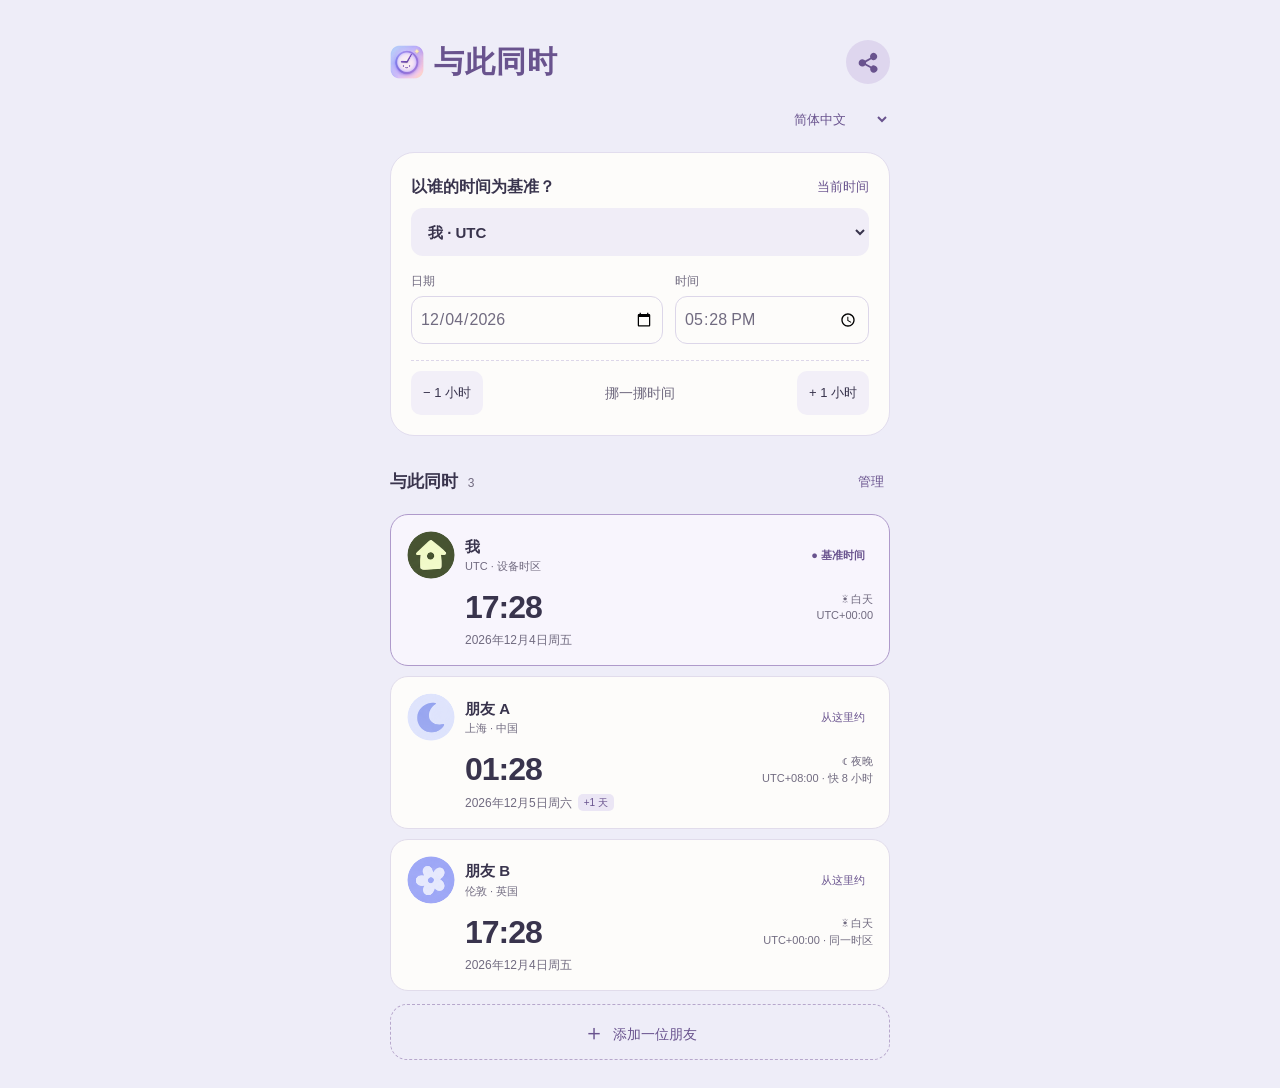
<file: index.html>
<!doctype html>
<html lang="zh-CN"><head><meta charset="utf-8"><meta name="viewport" content="width=device-width,initial-scale=1,viewport-fit=cover"><meta name="theme-color" content="#eeedf8"><meta name="description" content="与此同时 AtTheMoment：朋友之间的时区换算。"><title>与此同时 · AtTheMoment</title><link rel="icon" href="assets/logo.png?v=2026111405" type="image/png"><link rel="stylesheet" href="style.css?v=2026111405"><script defer src="time.js?v=2026111405"></script><script defer src="i18n.js?v=2026111405"></script><script defer src="app.js?v=2026111405"></script></head>
<body><main>
<header><div class="brand"><img class="brand-logo" src="assets/logo.png?v=2026111405" alt=""><span class="brand-name">与此同时</span></div><!--web-only--><button id="share" class="icon-button" aria-label="分享"><svg viewBox="0 0 24 24" width="22" height="22" aria-hidden="true"><path fill="currentColor" d="M18 2a4 4 0 1 1-2.52 7.1l-5.6 3.11a4 4 0 0 1 0 1.58l5.6 3.11a4 4 0 1 1-.98 1.75l-5.61-3.12a4 4 0 1 1 0-5.06l5.61-3.12A4 4 0 0 1 18 2Z"/></svg></button><!--/web-only--></header><div class="language-row"><select id="language" aria-label="Language"><option value="zh">简体中文</option><option value="zh-Hant">繁體中文</option><option value="en">English</option><option value="ja">日本語</option><option value="ko">한국어</option></select></div>
<section class="planner" aria-label="选择约定时间"><div class="section-top"><label for="source">以谁的时间为基准？</label><button class="text-button" id="now">当前时间</button></div><select id="source" aria-label="基准朋友"></select><div class="date-time"><label>日期<input id="date" type="date" min="1900-01-01" max="2100-12-31" required></label><label>时间<input id="time" type="time" required></label></div><div id="time-error" class="error" role="alert" hidden></div><div id="fold-wrap" hidden><label for="fold">这一天有两个相同的时间，请选择</label><select id="fold"></select></div><div class="nudge"><button data-step="-60" aria-label="往前一小时">− 1 小时</button><span>挪一挪时间</span><button data-step="60" aria-label="往后一小时">+ 1 小时</button></div></section>
<div class="friends-title"><h2>与此同时 <span id="count"></span></h2><button id="manage" class="text-button">管理</button></div><section id="friends" aria-label="各地对应时间"></section><button id="add" class="add-button"><span>＋</span> 添加一位朋友</button>
</main>
<dialog id="friend-dialog"><form id="friend-form"><div class="dialog-top"><h2 id="dialog-title">朋友住在哪里？</h2><button type="button" class="icon-button close" aria-label="关闭">×</button></div><fieldset class="avatar-picker"><legend class="sr-only">选择头像</legend><div id="avatars"></div></fieldset><label for="name">名字</label><input id="name" placeholder="例如：我、小鱼、游戏搭子" maxlength="80" required autocomplete="off"><label for="city">城市 & 地区</label><input id="city" placeholder="搜索城市，例如：上海 / London, UK" autocomplete="off"><p id="search-hint" class="hint" aria-live="polite">输入中英文城市名，或选一个常用城市。</p><div id="results" class="results" aria-label="城市搜索结果"></div><!--web-only--><a class="data-credit" href="https://open-meteo.com/en/docs/geocoding-api" target="_blank" rel="noopener">Open-Meteo / GeoNames · CC BY 4.0</a><!--/web-only--><p id="chosen" class="chosen" hidden></p><details class="manual"><summary>找不到城市？手动选择时区</summary><label for="manual-city">城市 / 地区名称</label><input id="manual-city" placeholder="填写地点"><label for="zone">IANA 时区</label><select id="zone"></select><button type="button" id="use-zone" class="text-button">使用这个地点</button></details><p id="form-error" class="error" role="alert" hidden></p><button type="submit" class="primary">添加朋友</button></form></dialog>
<!--web-only--><dialog id="share-dialog"><div class="dialog-top"><h2>把这一刻分享出去</h2><button class="icon-button close" aria-label="关闭">×</button></div><button id="share-tool" class="primary">复制工具链接</button><button id="share-plan" class="secondary">复制这次约定的链接</button><p class="hint">约定链接会包含朋友姓名、地点与时间。</p><textarea id="copy-fallback" aria-label="请长按复制链接" readonly hidden></textarea></dialog><!--/web-only-->
<!--web-only--><dialog id="import-dialog"><h2>朋友分享了一个约定</h2><p id="import-info"></p><p class="hint">载入后会替换这台设备上原来的名单和时间。</p><button id="import-yes" class="primary">载入这次约定</button><button id="import-no" class="secondary">保留我的名单</button></dialog><!--/web-only-->
<div id="toast" role="status" class="toast" hidden></div>
</body></html>
</file>
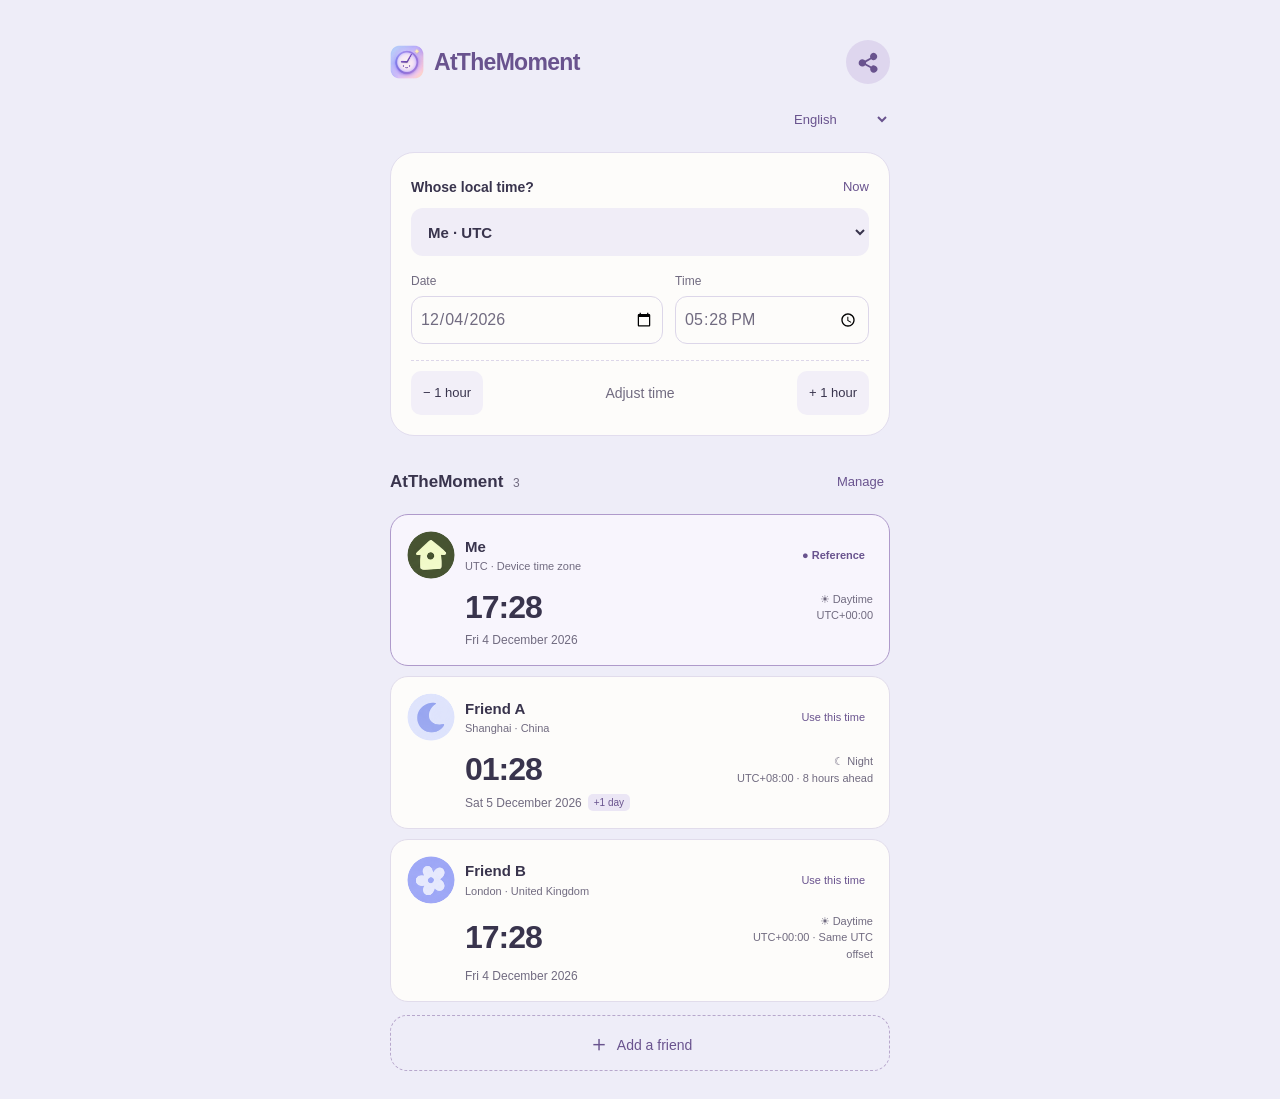
<file: en.html>
<!doctype html>
<html lang="en-GB" data-language="en"><head><meta charset="utf-8"><meta name="viewport" content="width=device-width,initial-scale=1,viewport-fit=cover"><meta name="theme-color" content="#eeedf8"><meta name="description" content="与此同时 AtTheMoment：朋友之间的时区换算。"><title>与此同时 · AtTheMoment</title><link rel="icon" href="assets/logo.png?v=2026111405" type="image/png"><link rel="stylesheet" href="style.css?v=2026111405"><script defer src="time.js?v=2026111405"></script><script defer src="i18n.js?v=2026111405"></script><script defer src="app.js?v=2026111405"></script></head>
<body><main>
<header><div class="brand"><img class="brand-logo" src="assets/logo.png?v=2026111405" alt=""><span class="brand-name">与此同时</span></div><!--web-only--><button id="share" class="icon-button" aria-label="分享"><svg viewBox="0 0 24 24" width="22" height="22" aria-hidden="true"><path fill="currentColor" d="M18 2a4 4 0 1 1-2.52 7.1l-5.6 3.11a4 4 0 0 1 0 1.58l5.6 3.11a4 4 0 1 1-.98 1.75l-5.61-3.12a4 4 0 1 1 0-5.06l5.61-3.12A4 4 0 0 1 18 2Z"/></svg></button><!--/web-only--></header><div class="language-row"><select id="language" aria-label="Language"><option value="zh">简体中文</option><option value="zh-Hant">繁體中文</option><option value="en">English</option><option value="ja">日本語</option><option value="ko">한국어</option></select></div>
<section class="planner" aria-label="选择约定时间"><div class="section-top"><label for="source">以谁的时间为基准？</label><button class="text-button" id="now">当前时间</button></div><select id="source" aria-label="基准朋友"></select><div class="date-time"><label>日期<input id="date" type="date" min="1900-01-01" max="2100-12-31" required></label><label>时间<input id="time" type="time" required></label></div><div id="time-error" class="error" role="alert" hidden></div><div id="fold-wrap" hidden><label for="fold">这一天有两个相同的时间，请选择</label><select id="fold"></select></div><div class="nudge"><button data-step="-60" aria-label="往前一小时">− 1 小时</button><span>挪一挪时间</span><button data-step="60" aria-label="往后一小时">+ 1 小时</button></div></section>
<div class="friends-title"><h2>与此同时 <span id="count"></span></h2><button id="manage" class="text-button">管理</button></div><section id="friends" aria-label="各地对应时间"></section><button id="add" class="add-button"><span>＋</span> 添加一位朋友</button>
</main>
<dialog id="friend-dialog"><form id="friend-form"><div class="dialog-top"><h2 id="dialog-title">朋友住在哪里？</h2><button type="button" class="icon-button close" aria-label="关闭">×</button></div><fieldset class="avatar-picker"><legend class="sr-only">选择头像</legend><div id="avatars"></div></fieldset><label for="name">名字</label><input id="name" placeholder="例如：我、小鱼、游戏搭子" maxlength="80" required autocomplete="off"><label for="city">城市 & 地区</label><input id="city" placeholder="搜索城市，例如：上海 / London, UK" autocomplete="off"><p id="search-hint" class="hint" aria-live="polite">输入中英文城市名，或选一个常用城市。</p><div id="results" class="results" aria-label="城市搜索结果"></div><!--web-only--><a class="data-credit" href="https://open-meteo.com/en/docs/geocoding-api" target="_blank" rel="noopener">Open-Meteo / GeoNames · CC BY 4.0</a><!--/web-only--><p id="chosen" class="chosen" hidden></p><details class="manual"><summary>找不到城市？手动选择时区</summary><label for="manual-city">城市 / 地区名称</label><input id="manual-city" placeholder="填写地点"><label for="zone">IANA 时区</label><select id="zone"></select><button type="button" id="use-zone" class="text-button">使用这个地点</button></details><p id="form-error" class="error" role="alert" hidden></p><button type="submit" class="primary">添加朋友</button></form></dialog>
<!--web-only--><dialog id="share-dialog"><div class="dialog-top"><h2>把这一刻分享出去</h2><button class="icon-button close" aria-label="关闭">×</button></div><button id="share-tool" class="primary">复制工具链接</button><button id="share-plan" class="secondary">复制这次约定的链接</button><p class="hint">约定链接会包含朋友姓名、地点与时间。</p><textarea id="copy-fallback" aria-label="请长按复制链接" readonly hidden></textarea></dialog><!--/web-only-->
<!--web-only--><dialog id="import-dialog"><h2>朋友分享了一个约定</h2><p id="import-info"></p><p class="hint">载入后会替换这台设备上原来的名单和时间。</p><button id="import-yes" class="primary">载入这次约定</button><button id="import-no" class="secondary">保留我的名单</button></dialog><!--/web-only-->
<div id="toast" role="status" class="toast" hidden></div>
</body></html>
</file>
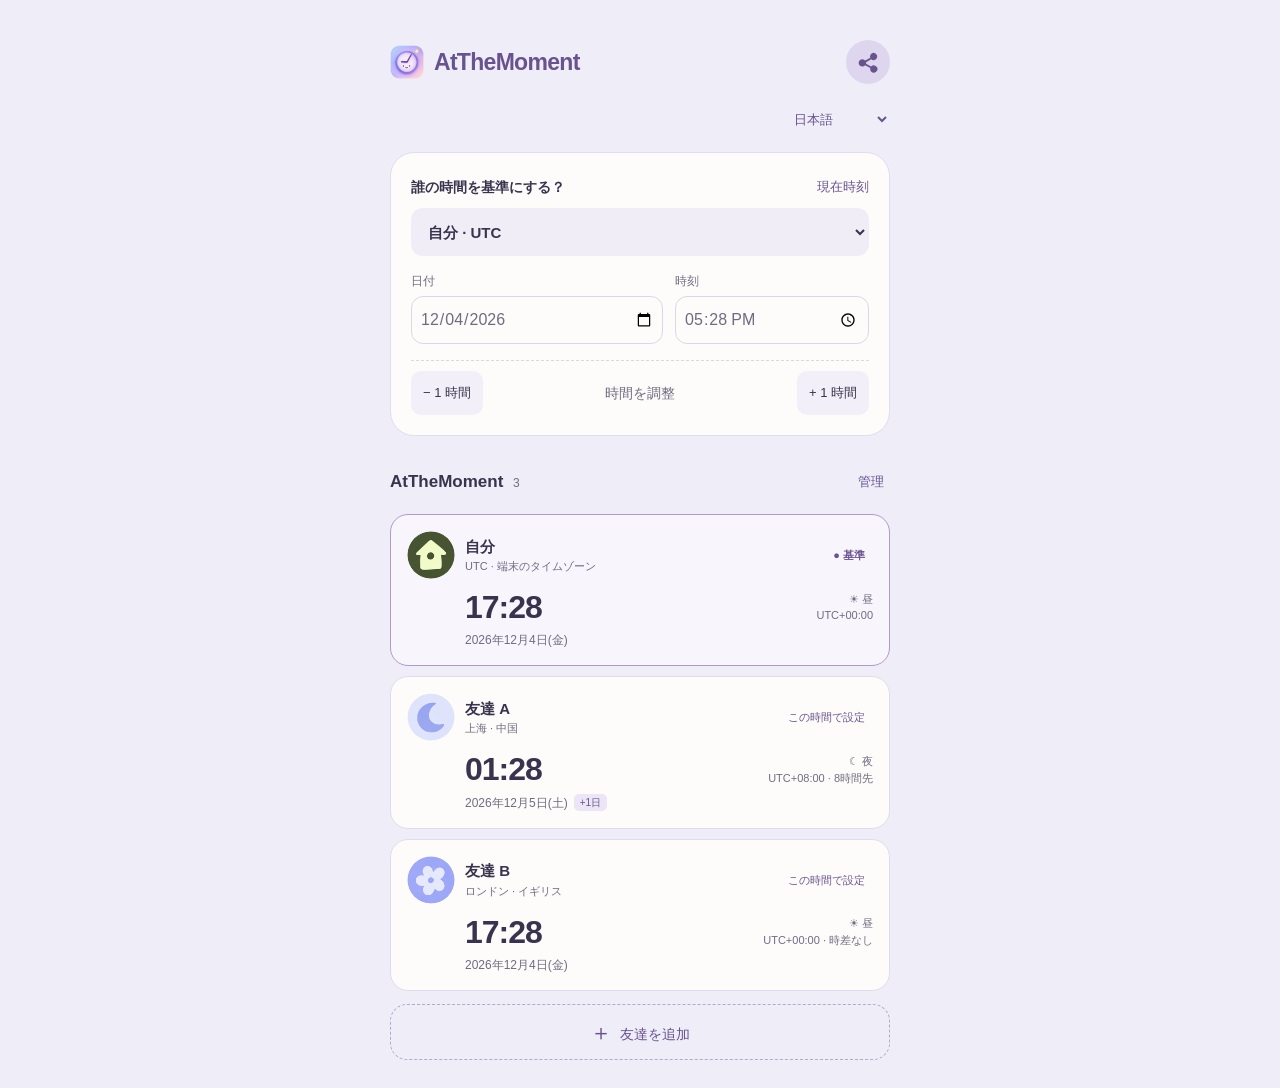
<file: ja.html>
<!doctype html>
<html lang="ja-JP" data-language="ja"><head><meta charset="utf-8"><meta name="viewport" content="width=device-width,initial-scale=1,viewport-fit=cover"><meta name="theme-color" content="#eeedf8"><meta name="description" content="与此同时 AtTheMoment：朋友之间的时区换算。"><title>与此同时 · AtTheMoment</title><link rel="icon" href="assets/logo.png?v=2026111405" type="image/png"><link rel="stylesheet" href="style.css?v=2026111405"><script defer src="time.js?v=2026111405"></script><script defer src="i18n.js?v=2026111405"></script><script defer src="app.js?v=2026111405"></script></head>
<body><main>
<header><div class="brand"><img class="brand-logo" src="assets/logo.png?v=2026111405" alt=""><span class="brand-name">与此同时</span></div><!--web-only--><button id="share" class="icon-button" aria-label="分享"><svg viewBox="0 0 24 24" width="22" height="22" aria-hidden="true"><path fill="currentColor" d="M18 2a4 4 0 1 1-2.52 7.1l-5.6 3.11a4 4 0 0 1 0 1.58l5.6 3.11a4 4 0 1 1-.98 1.75l-5.61-3.12a4 4 0 1 1 0-5.06l5.61-3.12A4 4 0 0 1 18 2Z"/></svg></button><!--/web-only--></header><div class="language-row"><select id="language" aria-label="Language"><option value="zh">简体中文</option><option value="zh-Hant">繁體中文</option><option value="en">English</option><option value="ja">日本語</option><option value="ko">한국어</option></select></div>
<section class="planner" aria-label="选择约定时间"><div class="section-top"><label for="source">以谁的时间为基准？</label><button class="text-button" id="now">当前时间</button></div><select id="source" aria-label="基准朋友"></select><div class="date-time"><label>日期<input id="date" type="date" min="1900-01-01" max="2100-12-31" required></label><label>时间<input id="time" type="time" required></label></div><div id="time-error" class="error" role="alert" hidden></div><div id="fold-wrap" hidden><label for="fold">这一天有两个相同的时间，请选择</label><select id="fold"></select></div><div class="nudge"><button data-step="-60" aria-label="往前一小时">− 1 小时</button><span>挪一挪时间</span><button data-step="60" aria-label="往后一小时">+ 1 小时</button></div></section>
<div class="friends-title"><h2>与此同时 <span id="count"></span></h2><button id="manage" class="text-button">管理</button></div><section id="friends" aria-label="各地对应时间"></section><button id="add" class="add-button"><span>＋</span> 添加一位朋友</button>
</main>
<dialog id="friend-dialog"><form id="friend-form"><div class="dialog-top"><h2 id="dialog-title">朋友住在哪里？</h2><button type="button" class="icon-button close" aria-label="关闭">×</button></div><fieldset class="avatar-picker"><legend class="sr-only">选择头像</legend><div id="avatars"></div></fieldset><label for="name">名字</label><input id="name" placeholder="例如：我、小鱼、游戏搭子" maxlength="80" required autocomplete="off"><label for="city">城市 & 地区</label><input id="city" placeholder="搜索城市，例如：上海 / London, UK" autocomplete="off"><p id="search-hint" class="hint" aria-live="polite">输入中英文城市名，或选一个常用城市。</p><div id="results" class="results" aria-label="城市搜索结果"></div><!--web-only--><a class="data-credit" href="https://open-meteo.com/en/docs/geocoding-api" target="_blank" rel="noopener">Open-Meteo / GeoNames · CC BY 4.0</a><!--/web-only--><p id="chosen" class="chosen" hidden></p><details class="manual"><summary>找不到城市？手动选择时区</summary><label for="manual-city">城市 / 地区名称</label><input id="manual-city" placeholder="填写地点"><label for="zone">IANA 时区</label><select id="zone"></select><button type="button" id="use-zone" class="text-button">使用这个地点</button></details><p id="form-error" class="error" role="alert" hidden></p><button type="submit" class="primary">添加朋友</button></form></dialog>
<!--web-only--><dialog id="share-dialog"><div class="dialog-top"><h2>把这一刻分享出去</h2><button class="icon-button close" aria-label="关闭">×</button></div><button id="share-tool" class="primary">复制工具链接</button><button id="share-plan" class="secondary">复制这次约定的链接</button><p class="hint">约定链接会包含朋友姓名、地点与时间。</p><textarea id="copy-fallback" aria-label="请长按复制链接" readonly hidden></textarea></dialog><!--/web-only-->
<!--web-only--><dialog id="import-dialog"><h2>朋友分享了一个约定</h2><p id="import-info"></p><p class="hint">载入后会替换这台设备上原来的名单和时间。</p><button id="import-yes" class="primary">载入这次约定</button><button id="import-no" class="secondary">保留我的名单</button></dialog><!--/web-only-->
<div id="toast" role="status" class="toast" hidden></div>
</body></html>
</file>
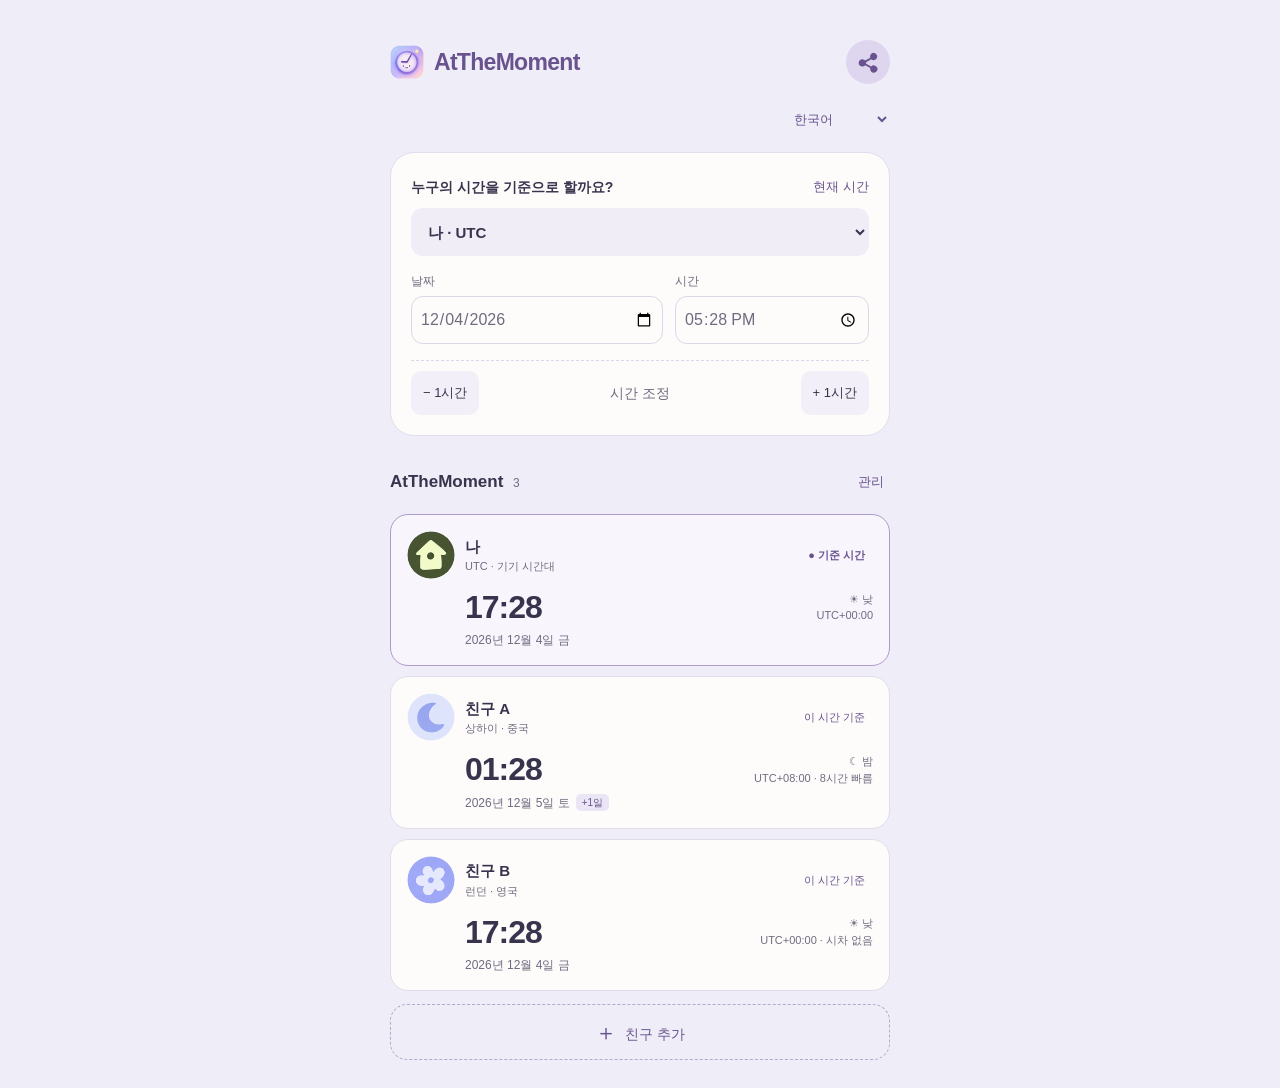
<file: ko.html>
<!doctype html>
<html lang="ko-KR" data-language="ko"><head><meta charset="utf-8"><meta name="viewport" content="width=device-width,initial-scale=1,viewport-fit=cover"><meta name="theme-color" content="#eeedf8"><meta name="description" content="与此同时 AtTheMoment：朋友之间的时区换算。"><title>与此同时 · AtTheMoment</title><link rel="icon" href="assets/logo.png?v=2026111405" type="image/png"><link rel="stylesheet" href="style.css?v=2026111405"><script defer src="time.js?v=2026111405"></script><script defer src="i18n.js?v=2026111405"></script><script defer src="app.js?v=2026111405"></script></head>
<body><main>
<header><div class="brand"><img class="brand-logo" src="assets/logo.png?v=2026111405" alt=""><span class="brand-name">与此同时</span></div><!--web-only--><button id="share" class="icon-button" aria-label="分享"><svg viewBox="0 0 24 24" width="22" height="22" aria-hidden="true"><path fill="currentColor" d="M18 2a4 4 0 1 1-2.52 7.1l-5.6 3.11a4 4 0 0 1 0 1.58l5.6 3.11a4 4 0 1 1-.98 1.75l-5.61-3.12a4 4 0 1 1 0-5.06l5.61-3.12A4 4 0 0 1 18 2Z"/></svg></button><!--/web-only--></header><div class="language-row"><select id="language" aria-label="Language"><option value="zh">简体中文</option><option value="zh-Hant">繁體中文</option><option value="en">English</option><option value="ja">日本語</option><option value="ko">한국어</option></select></div>
<section class="planner" aria-label="选择约定时间"><div class="section-top"><label for="source">以谁的时间为基准？</label><button class="text-button" id="now">当前时间</button></div><select id="source" aria-label="基准朋友"></select><div class="date-time"><label>日期<input id="date" type="date" min="1900-01-01" max="2100-12-31" required></label><label>时间<input id="time" type="time" required></label></div><div id="time-error" class="error" role="alert" hidden></div><div id="fold-wrap" hidden><label for="fold">这一天有两个相同的时间，请选择</label><select id="fold"></select></div><div class="nudge"><button data-step="-60" aria-label="往前一小时">− 1 小时</button><span>挪一挪时间</span><button data-step="60" aria-label="往后一小时">+ 1 小时</button></div></section>
<div class="friends-title"><h2>与此同时 <span id="count"></span></h2><button id="manage" class="text-button">管理</button></div><section id="friends" aria-label="各地对应时间"></section><button id="add" class="add-button"><span>＋</span> 添加一位朋友</button>
</main>
<dialog id="friend-dialog"><form id="friend-form"><div class="dialog-top"><h2 id="dialog-title">朋友住在哪里？</h2><button type="button" class="icon-button close" aria-label="关闭">×</button></div><fieldset class="avatar-picker"><legend class="sr-only">选择头像</legend><div id="avatars"></div></fieldset><label for="name">名字</label><input id="name" placeholder="例如：我、小鱼、游戏搭子" maxlength="80" required autocomplete="off"><label for="city">城市 & 地区</label><input id="city" placeholder="搜索城市，例如：上海 / London, UK" autocomplete="off"><p id="search-hint" class="hint" aria-live="polite">输入中英文城市名，或选一个常用城市。</p><div id="results" class="results" aria-label="城市搜索结果"></div><!--web-only--><a class="data-credit" href="https://open-meteo.com/en/docs/geocoding-api" target="_blank" rel="noopener">Open-Meteo / GeoNames · CC BY 4.0</a><!--/web-only--><p id="chosen" class="chosen" hidden></p><details class="manual"><summary>找不到城市？手动选择时区</summary><label for="manual-city">城市 / 地区名称</label><input id="manual-city" placeholder="填写地点"><label for="zone">IANA 时区</label><select id="zone"></select><button type="button" id="use-zone" class="text-button">使用这个地点</button></details><p id="form-error" class="error" role="alert" hidden></p><button type="submit" class="primary">添加朋友</button></form></dialog>
<!--web-only--><dialog id="share-dialog"><div class="dialog-top"><h2>把这一刻分享出去</h2><button class="icon-button close" aria-label="关闭">×</button></div><button id="share-tool" class="primary">复制工具链接</button><button id="share-plan" class="secondary">复制这次约定的链接</button><p class="hint">约定链接会包含朋友姓名、地点与时间。</p><textarea id="copy-fallback" aria-label="请长按复制链接" readonly hidden></textarea></dialog><!--/web-only-->
<!--web-only--><dialog id="import-dialog"><h2>朋友分享了一个约定</h2><p id="import-info"></p><p class="hint">载入后会替换这台设备上原来的名单和时间。</p><button id="import-yes" class="primary">载入这次约定</button><button id="import-no" class="secondary">保留我的名单</button></dialog><!--/web-only-->
<div id="toast" role="status" class="toast" hidden></div>
</body></html>
</file>
<file: style.css>
:root{--bg:#eeedf8;--paper:#fdfcfa;--ink:#39344d;--muted:#716b80;--purple:#69538e;--line:#dcd6e9;--pink:#f4dfe4;--green:#e5ebd9}*{box-sizing:border-box}body{margin:0;background:var(--bg);color:var(--ink);font-family:'Avenir Next','Trebuchet MS','PingFang SC','Microsoft YaHei',sans-serif;font-size:15px;line-height:1.5}button,input,select,textarea{font:inherit;color:inherit}button,a,input,select,summary{-webkit-tap-highlight-color:transparent}button{cursor:pointer}button:active{transform:translateY(1px)}button:focus-visible,a:focus-visible,summary:focus-visible{outline:3px solid var(--purple);outline-offset:3px}input:focus,select:focus{outline:2px solid #a58fc3;outline-offset:2px}button{border:0}main{max-width:548px;margin:auto;padding:20px 24px 28px}@supports (padding:max(0px)){main{padding-bottom:max(28px,var(--safe-area-inset-bottom,env(safe-area-inset-bottom,0px)))}}header{display:flex;align-items:center;justify-content:space-between}.brand{text-decoration:none;color:var(--purple);font-weight:650;font-size:16px;letter-spacing:-.5px;display:flex;align-items:center;}.brand-mark{font-size:32px;line-height:1}.icon-button{width:44px;height:44px;background:transparent;border:1px solid var(--line);border-radius:50%;font-size:25px;display:inline-grid;place-items:center}.intro{position:relative;display:flex;align-items:center;justify-content:space-between;padding:29px 0 27px}.tiny{font-size:12px;color:var(--muted);letter-spacing:1px}h1{font-size:39px;line-height:1.3;letter-spacing:1px;margin:10px 0 12px;font-weight:650}p{margin:8px 0}.intro p{font-size:13px;color:var(--muted)}.mascot{width:148px;height:159px;transform:rotate(8deg);margin-right:-4px}.planner{padding:20px;background:var(--paper);border:1px solid #e2ddee;border-radius:24px}.section-top{display:flex;align-items:center;justify-content:space-between;margin-bottom:7px}.section-top label{font-size:13px;font-weight:600}.text-button{color:var(--purple);background:transparent;min-height:44px;padding:6px;font-size:13px}.section-top .text-button{margin:-8px -6px -8px 0}input,select,textarea{width:100%;min-width:0;border:1px solid var(--line);border-radius:12px;padding:12px;background:var(--paper);font-size:16px;min-height:48px}select{padding-right:28px}#source{background:#f0edf7;border-color:transparent;font-size:15px;font-weight:600}.date-time{display:grid;grid-template-columns:1.3fr 1fr;grid-gap:12px;gap:12px;margin:16px 0}.date-time label{font-size:12px;color:var(--muted)}.date-time input{display:block;margin-top:6px;font-variant-numeric:tabular-nums;padding:10px 8px}.date-time span{font-size:10px;margin-left:3px}.nudge{display:flex;align-items:center;justify-content:space-between;border-top:1px dashed var(--line);padding-top:10px;}.nudge button{background:#f2eff8;border-radius:10px;padding:8px 12px;min-height:44px;font-size:13px}.nudge span{font-size:11px;color:var(--muted)}.friends-title{display:flex;align-items:center;justify-content:space-between;margin:24px 0 10px}h2{font-size:15px;margin:0;font-weight:650}#count{font-size:12px;color:var(--muted);margin-left:5px;font-weight:400}#friends{display:grid;grid-gap:10px;gap:10px}.friend{background:var(--paper);border:1px solid #e1dceb;border-radius:18px;padding:16px;position:relative}.friend.active{border-color:#af9acb;background:#f8f5fd}.friend-top{display:flex;align-items:center;}.avatar{flex-shrink:0;width:42px;height:42px;background:#e4dcee;border-radius:15px;display:grid;place-items:center;color:var(--purple);font-size:18px;font-weight:600}.friend:nth-child(3n+2) .avatar{background:var(--green);color:#52613f}.friend:nth-child(3n) .avatar{background:var(--pink);color:#925b6b}.person{min-width:0;flex:1}.name{font-size:15px;font-weight:600;word-wrap:break-word;word-break:break-word;overflow-wrap:anywhere}.city{font-size:11px;color:var(--muted);word-wrap:break-word;word-break:break-word;overflow-wrap:anywhere}.source-button{flex-shrink:0;font-size:11px;color:var(--purple);min-height:44px;background:transparent;padding:6px 8px;border-radius:10px}.source-button[aria-pressed=true]{font-weight:600}.clockline{display:flex;align-items:center;justify-content:space-between;margin:9px 0 0 52px}.clock{font-size:32px;letter-spacing:-1px;line-height:1.2;font-variant-numeric:tabular-nums;font-weight:550}.day-state{font-size:11px;color:var(--muted);text-align:right}.date-label{font-size:12px;color:var(--muted);margin:5px 0 0 52px;display:flex;align-items:center;flex-wrap:wrap;}.day-diff{background:#ebe6f5;color:var(--purple);padding:1px 6px;border-radius:5px;font-size:10px}.management{display:flex;justify-content:flex-end;border-top:1px dashed var(--line);margin-top:10px;padding-top:5px;}.delete{color:#9e4257}.add-button{width:100%;border:1px dashed #b7a7cc;border-radius:17px;min-height:56px;margin-top:13px;background:transparent;color:var(--purple);font-size:14px}.add-button span{font-size:22px;vertical-align:-1px;margin-right:4px}footer{font-size:11px;color:var(--muted);text-align:center;margin-top:26px}footer p{margin:5px 0}.status-dot{display:inline-block;width:6px;height:6px;background:#849369;border-radius:50%;vertical-align:1px;margin-right:4px}details{text-align:left}footer details{margin:18px 0 0;padding-top:12px;border-top:1px solid var(--line)}summary{cursor:pointer;min-height:35px;padding:6px 0}footer details p{line-height:1.8}a{color:var(--purple)}dialog{border:1px solid var(--line);border-radius:26px;padding:24px;background:var(--paper);color:var(--ink);width:calc(100% - 24px);max-width:440px;max-height:88vh;overflow-y:auto;box-shadow:0 20px 80px #39344d26}dialog::backdrop{background:#39344d55;-webkit-backdrop-filter:blur(4px);backdrop-filter:blur(4px)}.dialog-top{display:flex;align-items:center;justify-content:space-between;margin-bottom:16px}.dialog-top h2,dialog>h2{font-size:20px}dialog label{display:block;font-size:13px;margin:15px 0 6px}dialog .primary{margin-top:20px}.hint{font-size:12px;color:var(--muted);line-height:1.7}.primary,.secondary{display:block;width:100%;padding:14px;border-radius:14px;min-height:50px;font-weight:600}.primary{background:var(--purple);color:white}.secondary{border:1px solid var(--line);background:transparent;margin-top:10px}.results{display:grid;grid-gap:5px;gap:5px;max-height:240px;overflow-y:auto;margin-top:8px}.result{padding:10px 12px;border-radius:10px;text-align:left;background:#f0edf7;min-height:50px}.result span{display:block;font-size:11px;color:var(--muted)}.chosen{background:var(--green);color:#52613f;padding:12px;border-radius:12px;font-size:13px}.manual{font-size:12px;margin-top:15px}.error{font-size:12px;color:#a22e49;background:#fbe7ed;padding:10px;border-radius:10px;margin-top:10px}#fold-wrap{font-size:12px;margin-bottom:10px}#fold{margin-top:6px;font-size:13px}.toast{position:fixed;bottom:24px;left:50%;transform:translateX(-50%);background:var(--ink);color:white;border-radius:14px;padding:12px 20px;max-width:90%;width:max-content;font-size:13px;box-shadow:0 5px 25px #39344d22;z-index:5}.empty{text-align:center;padding:24px;color:var(--muted);font-size:14px}#copy-fallback{margin-top:15px;height:110px;font-size:12px}[hidden]{display:none!important}@media(min-width:760px){main{padding-top:36px}.intro{padding-top:38px;padding-bottom:34px}h1{font-size:44px}.mascot{width:165px;height:180px}}@media(max-width:360px){main{padding:15px}.intro .tiny{font-size:11px}h1{font-size:34px}.mascot{width:120px}.planner{padding:16px}.clockline,.date-label{margin-left:0}.clock{font-size:30px}}@media(prefers-reduced-motion:no-preference){button{transition:background .15s,transform .15s}dialog[open]{animation:appear .18s ease-out}@keyframes appear{from{opacity:0;transform:translateY(8px)}to{opacity:1;transform:translateY(0)}}}
h1{white-space:nowrap}@media(max-width:759px){.mascot{width:124px;flex-shrink:0}}@media(max-width:360px){.mascot{width:105px}}
.friend.invalid .day-state,.friend.invalid .date-label{visibility:hidden}
/* AtTheMoment: compact, tool-first header and supplied profile artwork. */
header{margin-bottom:24px;padding:4px 0}.brand{}.brand-logo{width:50px;height:54px;object-fit:contain;transform:rotate(-5deg)}.brand-name{font-size:20px;letter-spacing:-.8px;font-weight:650}.section-top label{font-size:16px}.nudge span{font-size:14px}.friends-title h2{font-size:17px}.avatar,.friend:nth-child(3n+2) .avatar,.friend:nth-child(3n) .avatar{width:48px;height:48px;background:transparent;border-radius:50%;overflow:hidden}.avatar img{display:block;width:72px;height:72px;max-width:none;object-fit:contain}.avatar{display:flex;justify-content:center;align-items:center}.clockline,.date-label{margin-left:58px}.avatar-picker{padding:0;border:0;margin:0 0 12px;min-width:0}#avatars{display:grid;grid-template-columns:repeat(6,minmax(0,1fr));grid-gap:4px;gap:4px}.avatar-choice{padding:0;min-width:0;width:100%;height:48px;display:flex;align-items:center;justify-content:center;overflow:hidden;border:2px solid transparent;border-radius:50%;background:transparent}.avatar-choice[aria-pressed=true]{border-color:var(--purple);background:#f0edf7}.avatar-choice img{width:60px;height:60px;max-width:none;object-fit:contain}.data-credit{display:inline-block;font-size:10px;color:var(--muted);margin-top:8px}.sr-only{position:absolute;width:1px;height:1px;padding:0;margin:-1px;overflow:hidden;clip:rect(0,0,0,0);white-space:nowrap;border:0}@media(max-width:360px){main{padding:16px}.brand-name{font-size:19px}.nudge span{font-size:13px}.nudge button{padding:8px}.clockline,.date-label{margin-left:0}.avatar-choice{height:44px}}
/* Shared circular image library. */
#avatars{grid-template-columns:repeat(6,minmax(0,1fr));grid-gap:6px;gap:6px;justify-items:center;max-height:224px;overflow-y:auto;padding:4px;overscroll-behavior:contain}
.avatar-choice{width:100%;max-width:52px;height:48px;min-height:0;flex-shrink:0;border-radius:50%;padding:3px;background:transparent}
.avatar-choice[aria-pressed=true]{background:transparent}
.avatar-art{display:block;width:100%;height:100%;border-radius:50%;overflow:hidden;flex-shrink:0}
.avatar-choice .avatar-art img{display:block;width:100%;height:100%;object-fit:contain;transform:none;flex-shrink:0}
.avatar,.friend:nth-child(3n+2) .avatar,.friend:nth-child(3n) .avatar{flex:0 0 48px;clip-path:circle(50%);border-radius:50%;background:transparent}
.avatar img{width:100%;height:100%;object-fit:contain;transform:none}
.brand-logo{width:32px;height:32px;transform:none}.brand-name{font-size:30px;line-height:32px;letter-spacing:1px}.brand{}
#share{color:var(--purple);border:0;background:#ded6ee}#share svg{display:block}
@media(max-width:360px){#avatars{grid-template-columns:repeat(5,minmax(0,1fr))}.brand-name{font-size:28px}}
.language-row{display:flex;justify-content:flex-end;margin:-12px 0 14px}.language-row select{width:auto;min-height:38px;padding:6px 28px 6px 10px;border:0;background:transparent;color:var(--purple);font-size:13px}html:not([lang^="zh"]) .brand-name{font-size:23px;letter-spacing:-.7px}html:not([lang^="zh"]) .source-button{max-width:104px}html:not([lang^="zh"]) .section-top label{font-size:14px}html:not([lang^="zh"]) .day-state{max-width:145px}.section-top .text-button{flex-shrink:0}.brand-logo{width:34px;height:34px}html[lang="ko-KR"] .source-button{font-size:11px}@media(max-width:360px){html:not([lang^="zh"]) .brand-name{font-size:20px}.section-top label{font-size:14px}.date-time{grid-template-columns:1.1fr 1fr}}
@supports (bottom:max(0px)){.toast{bottom:max(24px,var(--safe-area-inset-bottom,env(safe-area-inset-bottom,0px)))}}@supports (max-height:1dvh){dialog{max-height:88dvh}}
.brand>*+*{margin-left:10px}.section-top>*+*,.nudge>*+*{margin-left:6px}.friend-top>*+*,.clockline>*+*{margin-left:10px}.date-label>*{margin-left:6px}.management>*+*{margin-left:14px}.dialog-top>*+*{margin-left:12px}@supports (aspect-ratio:1){.avatar-choice{height:auto;aspect-ratio:1}.avatar-art{height:auto;aspect-ratio:1}}
html{touch-action:manipulation}
</file>
